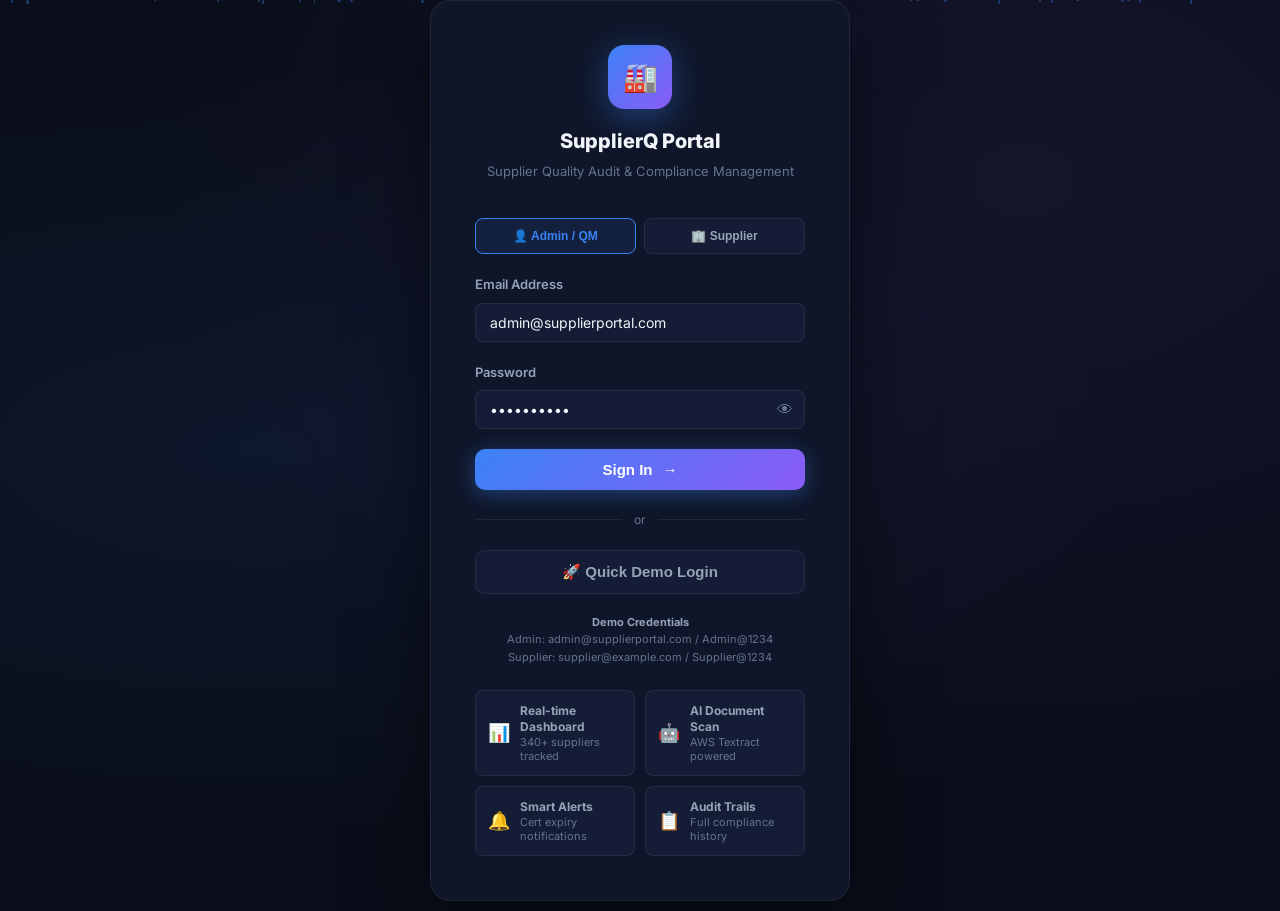
<file: frontend/index.html>
<!DOCTYPE html>
<html lang="en">
<head>
  <meta charset="UTF-8"/>
  <meta name="viewport" content="width=device-width, initial-scale=1.0"/>
  <title>Supplier Quality Audit & Compliance Portal</title>
  <meta name="description" content="Enterprise supplier quality management and compliance tracking portal for manufacturing operations."/>
  <link rel="stylesheet" href="css/styles.css"/>
  <style>
    .particles { position: fixed; inset: 0; pointer-events: none; z-index: 0; overflow: hidden; }
    .particle {
      position: absolute; width: 2px; height: 2px; border-radius: 50%;
      background: rgba(59,130,246,0.4); animation: float linear infinite;
    }
    @keyframes float {
      0% { transform: translateY(100vh) translateX(0); opacity: 0; }
      10% { opacity: 1; }
      90% { opacity: 1; }
      100% { transform: translateY(-100px) translateX(60px); opacity: 0; }
    }
    .login-card { position: relative; z-index: 1; }
    .role-grid { display: flex; gap: 8px; margin-bottom: 20px; }
    .error-msg { color: #f87171; font-size: 12px; margin-top: 8px; display: none; }
    .error-msg.show { display: block; }
    .login-btn {
      width: 100%; padding: 12px; border-radius: 10px;
      background: var(--gradient-primary); border: none;
      color: white; font-size: 15px; font-weight: 700;
      cursor: pointer; transition: all 0.3s;
      box-shadow: 0 4px 20px rgba(59,130,246,0.4);
      display: flex; align-items: center; justify-content: center; gap: 10px;
    }
    .login-btn:hover { transform: translateY(-2px); box-shadow: 0 8px 28px rgba(59,130,246,0.5); }
    .login-btn:active { transform: translateY(0); }
    .demo-note {
      text-align: center; margin-top: 20px;
      font-size: 11px; color: var(--text-muted); line-height: 1.6;
    }
    .feature-grid { display: grid; grid-template-columns: 1fr 1fr; gap: 10px; margin-top: 24px; }
    .feature-item {
      background: var(--bg-card); border: 1px solid var(--border);
      border-radius: 8px; padding: 12px; display: flex; align-items: center; gap: 10px;
    }
    .feature-icon { font-size: 18px; }
    .feature-text { font-size: 11px; color: var(--text-muted); line-height: 1.3; }
    .feature-text strong { color: var(--text-secondary); display: block; font-size: 12px; }
  </style>
</head>
<body>
  <div class="particles" id="particles"></div>
  <div class="login-page">
    <div class="login-card animate-fade">
      <div class="login-logo">
        <div class="login-logo-icon">🏭</div>
        <h1>SupplierQ Portal</h1>
        <p>Supplier Quality Audit & Compliance Management</p>
      </div>

      <div class="role-grid">
        <button class="role-btn active" id="role-admin" onclick="setRole('admin')">
          👤 Admin / QM
        </button>
        <button class="role-btn" id="role-supplier" onclick="setRole('supplier')">
          🏢 Supplier
        </button>
      </div>

      <div class="form-group">
        <label class="form-label">Email Address</label>
        <input type="email" id="email" class="form-control" placeholder="Enter your email" value="admin@supplierportal.com"/>
      </div>
      <div class="form-group">
        <label class="form-label">Password</label>
        <div style="position:relative">
          <input type="password" id="password" class="form-control" placeholder="Enter your password" value="Admin@1234"/>
          <button onclick="togglePwd()" style="position:absolute;right:12px;top:50%;transform:translateY(-50%);background:none;border:none;color:var(--text-muted);cursor:pointer;font-size:16px" id="pwd-eye">👁</button>
        </div>
      </div>
      <p class="error-msg" id="error-msg">❌ Invalid credentials. Please try again.</p>

      <button class="login-btn" onclick="doLogin()" id="loginBtn">
        <span id="login-text">Sign In</span>
        <span id="login-icon">→</span>
      </button>

      <div class="login-divider">or</div>
      <button class="login-btn" style="background:var(--bg-card);border:1px solid var(--border);color:var(--text-secondary);box-shadow:none" onclick="demoLogin()">
        🚀 Quick Demo Login
      </button>

      <div class="demo-note">
        <strong style="color:var(--text-secondary)">Demo Credentials</strong><br/>
        Admin: admin@supplierportal.com / Admin@1234<br/>
        Supplier: supplier@example.com / Supplier@1234
      </div>

      <div class="feature-grid">
        <div class="feature-item"><span class="feature-icon">📊</span><div class="feature-text"><strong>Real-time Dashboard</strong>340+ suppliers tracked</div></div>
        <div class="feature-item"><span class="feature-icon">🤖</span><div class="feature-text"><strong>AI Document Scan</strong>AWS Textract powered</div></div>
        <div class="feature-item"><span class="feature-icon">🔔</span><div class="feature-text"><strong>Smart Alerts</strong>Cert expiry notifications</div></div>
        <div class="feature-item"><span class="feature-icon">📋</span><div class="feature-text"><strong>Audit Trails</strong>Full compliance history</div></div>
      </div>
    </div>
  </div>

  <script>
    let selectedRole = 'admin';

    // Particles
    const container = document.getElementById('particles');
    for (let i = 0; i < 30; i++) {
      const p = document.createElement('div');
      p.className = 'particle';
      p.style.cssText = `left:${Math.random()*100}%;animation-duration:${8+Math.random()*12}s;animation-delay:${Math.random()*10}s;width:${1+Math.random()*3}px;height:${1+Math.random()*3}px`;
      container.appendChild(p);
    }

    function setRole(role) {
      selectedRole = role;
      document.querySelectorAll('.role-btn').forEach(b => b.classList.remove('active'));
      document.getElementById('role-' + role).classList.add('active');
      if (role === 'supplier') {
        document.getElementById('email').value = 'supplier@example.com';
        document.getElementById('password').value = 'Supplier@1234';
      } else {
        document.getElementById('email').value = 'admin@supplierportal.com';
        document.getElementById('password').value = 'Admin@1234';
      }
    }

    function togglePwd() {
      const p = document.getElementById('password');
      const e = document.getElementById('pwd-eye');
      p.type = p.type === 'password' ? 'text' : 'password';
      e.textContent = p.type === 'password' ? '👁' : '🙈';
    }

    function doLogin() {
      const email = document.getElementById('email').value.trim();
      const password = document.getElementById('password').value;
      const btn = document.getElementById('loginBtn');
      const errMsg = document.getElementById('error-msg');
      errMsg.classList.remove('show');

      if (!email || !password) {
        errMsg.textContent = '⚠️ Please enter email and password.';
        errMsg.classList.add('show'); return;
      }

      btn.innerHTML = '<span class="spinning">⟳</span> Signing in...';
      btn.disabled = true;

      setTimeout(() => {
        // Demo auth — in production this calls Cognito
        const validCreds = [
          {email: 'admin@supplierportal.com', pwd: 'Admin@1234', role: 'admin'},
          {email: 'qm@supplierportal.com', pwd: 'QM@1234', role: 'quality_manager'},
          {email: 'supplier@example.com', pwd: 'Supplier@1234', role: 'supplier'}
        ];
        const match = validCreds.find(c => c.email === email && c.pwd === password);
        if (match || email.includes('@')) { // demo: any valid email format
          sessionStorage.setItem('user', JSON.stringify({
            email, role: match?.role || selectedRole,
            name: email.split('@')[0].replace('.', ' '),
            token: 'demo-token-' + Date.now()
          }));
          if ((match?.role || selectedRole) === 'supplier') {
            window.location.href = 'supplier-portal.html';
          } else {
            window.location.href = 'dashboard.html';
          }
        } else {
          errMsg.textContent = '❌ Invalid credentials. Please try again.';
          errMsg.classList.add('show');
          btn.innerHTML = '<span>Sign In</span><span>→</span>';
          btn.disabled = false;
        }
      }, 1200);
    }

    function demoLogin() {
      sessionStorage.setItem('user', JSON.stringify({
        email: 'admin@supplierportal.com', role: 'admin',
        name: 'Admin User', token: 'demo-token-' + Date.now()
      }));
      window.location.href = 'dashboard.html';
    }

    // Enter key
    document.addEventListener('keydown', e => { if (e.key === 'Enter') doLogin(); });
  </script>
</body>
</html>
</file>
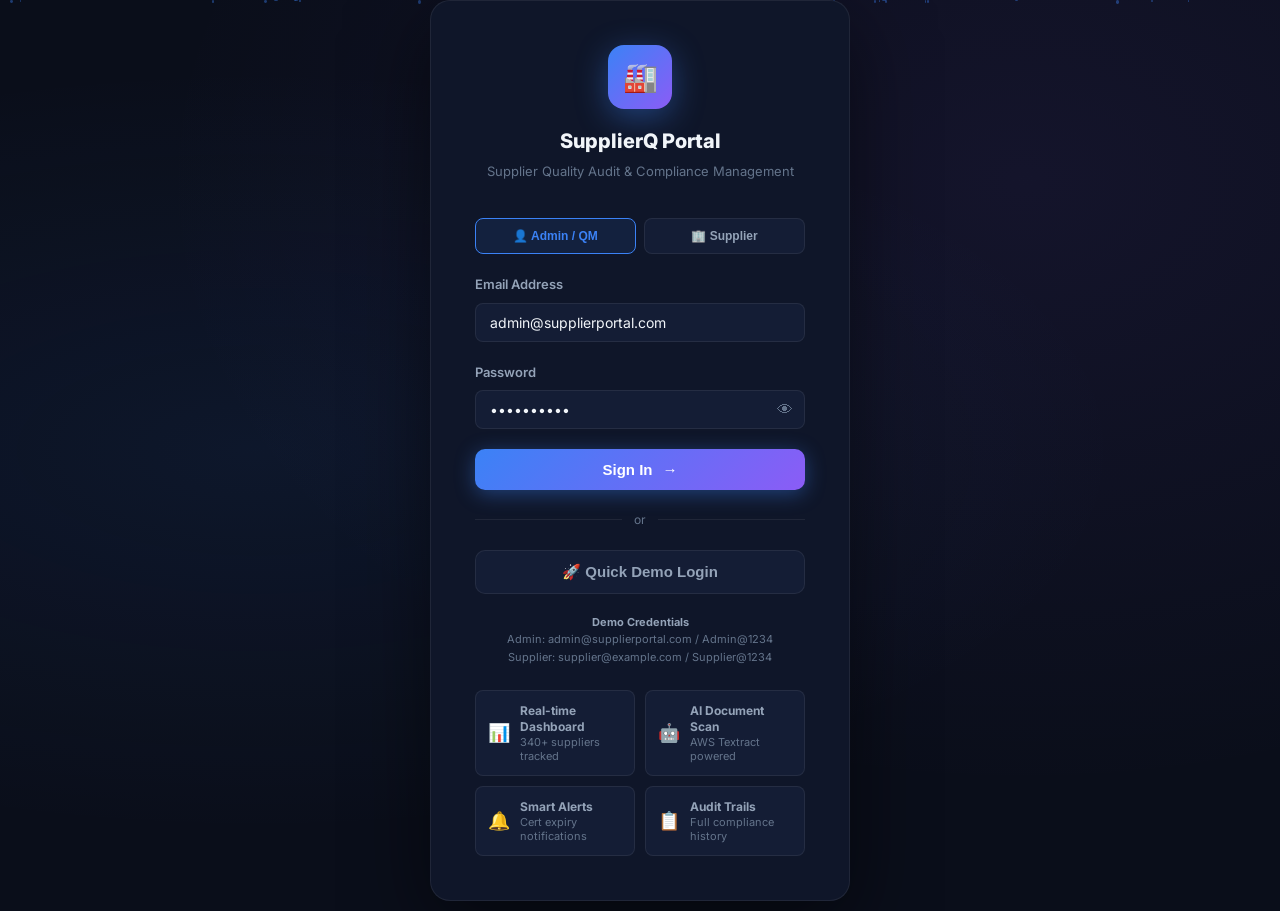
<file: frontend/audit-list.html>
<!DOCTYPE html>
<html lang="en">
<head>
  <meta charset="UTF-8"/><meta name="viewport" content="width=device-width, initial-scale=1.0"/>
  <title>Audit Management – SupplierQ</title>
  <meta name="description" content="Manage supplier quality audits, schedule reviews, track status and corrective actions."/>
  <link rel="stylesheet" href="css/styles.css"/>
</head>
<body>
  <div id="sidebar-root"></div>
  <div id="header-root"></div>
  <main class="main-content">
    <!-- Top Bar -->
    <div style="display:flex;align-items:center;gap:16px;margin-bottom:24px;flex-wrap:wrap">
      <div class="search-bar" style="flex:1;min-width:240px">
        <span class="search-icon">🔍</span>
        <input id="audit-search" type="text" placeholder="Search audits by supplier, type, or status..." oninput="filterAudits()"/>
      </div>
      <select class="form-control" style="width:160px" id="filter-status" onchange="filterAudits()">
        <option value="">All Statuses</option>
        <option>Pending</option><option>In Review</option><option>Completed</option><option>Failed</option><option>Scheduled</option>
      </select>
      <select class="form-control" style="width:160px" id="filter-type" onchange="filterAudits()">
        <option value="">All Types</option>
        <option>Annual ISO</option><option>Process Audit</option><option>Compliance Audit</option><option>System Audit</option><option>Surprise Audit</option>
      </select>
      <button class="btn btn-primary" onclick="openModal()">+ Schedule Audit</button>
    </div>

    <!-- KPI Row -->
    <div style="display:grid;grid-template-columns:repeat(4,1fr);gap:16px;margin-bottom:24px">
      <div class="kpi-card blue"><div class="kpi-icon">📋</div><div class="kpi-value" id="k-total">0</div><div class="kpi-label">Total Audits</div></div>
      <div class="kpi-card amber"><div class="kpi-icon">⏳</div><div class="kpi-value" id="k-pending">0</div><div class="kpi-label">Pending</div></div>
      <div class="kpi-card green"><div class="kpi-icon">✅</div><div class="kpi-value" id="k-completed">0</div><div class="kpi-label">Completed</div></div>
      <div class="kpi-card red"><div class="kpi-icon">❌</div><div class="kpi-value" id="k-failed">0</div><div class="kpi-label">Failed</div></div>
    </div>

    <!-- Audit Table -->
    <div class="card">
      <div style="display:flex;align-items:center;justify-content:space-between;margin-bottom:20px">
        <div>
          <h3 style="font-size:16px;font-weight:700">Audit Registry</h3>
          <p style="font-size:12px;color:var(--text-muted)" id="audit-count-label">Loading...</p>
        </div>
        <div style="display:flex;gap:8px">
          <button class="btn btn-secondary btn-sm" onclick="exportCSV()">📥 Export CSV</button>
          <button class="btn btn-secondary btn-sm" onclick="loadAudits()">🔄 Refresh</button>
        </div>
      </div>
      <div class="table-wrapper">
        <table>
          <thead>
            <tr>
              <th><input type="checkbox" id="select-all" onchange="toggleAll(this)"/></th>
              <th>Audit ID</th><th>Supplier</th><th>Type</th><th>Auditor</th>
              <th>Scheduled Date</th><th>Score</th><th>Status</th><th>Actions</th>
            </tr>
          </thead>
          <tbody id="audit-tbody"><tr><td colspan="9" style="text-align:center;padding:40px;color:var(--text-muted)">Loading audits...</td></tr></tbody>
        </table>
      </div>
      <!-- Pagination -->
      <div style="display:flex;align-items:center;justify-content:space-between;margin-top:16px;padding-top:16px;border-top:1px solid var(--border)">
        <div style="font-size:13px;color:var(--text-muted)" id="page-info">Page 1 of 1</div>
        <div style="display:flex;gap:8px">
          <button class="btn btn-secondary btn-sm" id="prev-btn" onclick="changePage(-1)" disabled>← Prev</button>
          <button class="btn btn-secondary btn-sm" id="next-btn" onclick="changePage(1)">Next →</button>
        </div>
      </div>
    </div>
  </main>

  <!-- Schedule Audit Modal -->
  <div class="modal-overlay" id="audit-modal">
    <div class="modal">
      <div class="modal-header">
        <h3>📋 Schedule New Audit</h3>
        <button class="modal-close" onclick="closeModal()">✕</button>
      </div>
      <div class="form-group">
        <label class="form-label">Supplier *</label>
        <select class="form-control" id="m-supplier">
          <option value="">Select Supplier</option>
          <option>Tata AutoComp Systems</option><option>Mahindra Composites</option>
          <option>Bosch India Electronics</option><option>Rane Holdings</option>
          <option>Sundaram-Clayton</option><option>Lucas TVS</option>
        </select>
      </div>
      <div class="form-group">
        <label class="form-label">Audit Type *</label>
        <select class="form-control" id="m-type">
          <option>Annual ISO</option><option>Process Audit</option>
          <option>Compliance Audit</option><option>System Audit</option><option>Surprise Audit</option>
        </select>
      </div>
      <div class="form-group">
        <label class="form-label">Lead Auditor *</label>
        <input class="form-control" id="m-auditor" placeholder="Auditor name"/>
      </div>
      <div style="display:grid;grid-template-columns:1fr 1fr;gap:16px">
        <div class="form-group">
          <label class="form-label">Scheduled Date *</label>
          <input type="date" class="form-control" id="m-date"/>
        </div>
        <div class="form-group">
          <label class="form-label">Duration (days)</label>
          <input type="number" class="form-control" id="m-duration" value="2" min="1" max="10"/>
        </div>
      </div>
      <div class="form-group">
        <label class="form-label">Scope / Notes</label>
        <textarea class="form-control" id="m-notes" rows="3" placeholder="Audit scope, specific areas to review..."></textarea>
      </div>
      <div style="display:flex;gap:12px;justify-content:flex-end">
        <button class="btn btn-secondary" onclick="closeModal()">Cancel</button>
        <button class="btn btn-primary" onclick="createAudit()">Create Audit</button>
      </div>
    </div>
  </div>

  <!-- Audit Detail Modal -->
  <div class="modal-overlay" id="detail-modal">
    <div class="modal" style="max-width:680px">
      <div class="modal-header">
        <h3 id="detail-title">Audit Details</h3>
        <button class="modal-close" onclick="document.getElementById('detail-modal').classList.remove('open')">✕</button>
      </div>
      <div id="detail-body"></div>
    </div>
  </div>

  <script src="js/api.js"></script>
  <script>
    requireAuth(['admin','quality_manager']);
    document.getElementById('sidebar-root').innerHTML = renderSidebar('audits');
    document.getElementById('header-root').innerHTML = renderHeader('Audit Management', 'Schedule, track and review supplier quality audits');

    const DEMO_AUDITS = [
      {auditId:'AUD-2024-041',supplierName:'Tata AutoComp Systems',auditType:'Annual ISO',auditorName:'Rajesh Kumar',scheduledDate:'2024-04-12',overallScore:94,status:'Completed'},
      {auditId:'AUD-2024-040',supplierName:'Motherson Sumi',auditType:'Process Audit',auditorName:'Priya Sharma',scheduledDate:'2024-04-10',overallScore:82,status:'Completed'},
      {auditId:'AUD-2024-039',supplierName:'Rane Holdings',auditType:'Compliance Audit',auditorName:'Amit Singh',scheduledDate:'2024-04-08',overallScore:61,status:'Failed'},
      {auditId:'AUD-2024-038',supplierName:'Bosch India Electronics',auditType:'System Audit',auditorName:'Deepa Rao',scheduledDate:'2024-04-05',overallScore:96,status:'Completed'},
      {auditId:'AUD-2024-037',supplierName:'Valeo India',auditType:'Annual ISO',auditorName:'Sanjay Patel',scheduledDate:'2024-04-02',overallScore:88,status:'Completed'},
      {auditId:'AUD-2024-036',supplierName:'Lucas TVS',auditType:'Process Audit',auditorName:'Meera Iyer',scheduledDate:'2024-03-28',overallScore:0,status:'In Review'},
      {auditId:'AUD-2024-035',supplierName:'Sundram Fasteners',auditType:'Compliance Audit',auditorName:'Kiran Reddy',scheduledDate:'2024-05-15',overallScore:0,status:'Pending'},
      {auditId:'AUD-2024-034',supplierName:'Minda Industries',auditType:'Surprise Audit',auditorName:'Anand Kumar',scheduledDate:'2024-05-10',overallScore:0,status:'Scheduled'},
      {auditId:'AUD-2024-033',supplierName:'Gabriel India',auditType:'Annual ISO',auditorName:'Ravi Shankar',scheduledDate:'2024-03-20',overallScore:79,status:'Completed'},
      {auditId:'AUD-2024-032',supplierName:'Exide Industries',auditType:'System Audit',auditorName:'Priya Sharma',scheduledDate:'2024-03-15',overallScore:85,status:'Completed'},
    ];

    let allAudits = [], filtered = [], page = 1, perPage = 8;

    async function loadAudits() {
      const data = await apiFetch('/audits');
      allAudits = data?.audits || DEMO_AUDITS;
      filtered = [...allAudits];
      renderKPIs();
      renderTable();
    }

    function renderKPIs() {
      document.getElementById('k-total').textContent = allAudits.length;
      document.getElementById('k-pending').textContent = allAudits.filter(a=>a.status==='Pending'||a.status==='Scheduled').length;
      document.getElementById('k-completed').textContent = allAudits.filter(a=>a.status==='Completed').length;
      document.getElementById('k-failed').textContent = allAudits.filter(a=>a.status==='Failed').length;
    }

    function renderTable() {
      const start = (page-1)*perPage, end = start+perPage;
      const rows = filtered.slice(start, end);
      document.getElementById('audit-count-label').textContent = `Showing ${start+1}–${Math.min(end,filtered.length)} of ${filtered.length} audits`;
      document.getElementById('audit-tbody').innerHTML = rows.length ? rows.map(a => `
        <tr>
          <td><input type="checkbox" class="row-check" value="${a.auditId}"/></td>
          <td><span style="font-family:monospace;font-size:12px;color:var(--accent-blue)">${a.auditId}</span></td>
          <td><span style="font-weight:600;color:var(--text-primary)">${a.supplierName}</span></td>
          <td>${a.auditType}</td>
          <td>${a.auditorName||'—'}</td>
          <td>${formatDate(a.scheduledDate)}</td>
          <td>${a.overallScore > 0 ? scoreBar(a.overallScore) : '<span style="color:var(--text-muted);font-size:12px">N/A</span>'}</td>
          <td>${statusBadge(a.status)}</td>
          <td>
            <button class="btn btn-sm btn-secondary" onclick="viewDetail(${JSON.stringify(a).split('"').join("'")})">View</button>
          </td>
        </tr>`).join('') : '<tr><td colspan="9" style="text-align:center;padding:40px;color:var(--text-muted)">No audits found matching filters.</td></tr>';

      document.getElementById('page-info').textContent = `Page ${page} of ${Math.ceil(filtered.length/perPage)}`;
      document.getElementById('prev-btn').disabled = page <= 1;
      document.getElementById('next-btn').disabled = page >= Math.ceil(filtered.length/perPage);
    }

    function filterAudits() {
      const q = document.getElementById('audit-search').value.toLowerCase();
      const st = document.getElementById('filter-status').value;
      const ty = document.getElementById('filter-type').value;
      filtered = allAudits.filter(a =>
        (!q || a.supplierName?.toLowerCase().includes(q) || a.auditId?.toLowerCase().includes(q) || a.auditorName?.toLowerCase().includes(q)) &&
        (!st || a.status === st) && (!ty || a.auditType === ty)
      );
      page = 1; renderTable();
    }

    function changePage(dir) { page = Math.max(1, Math.min(page+dir, Math.ceil(filtered.length/perPage))); renderTable(); }
    function toggleAll(cb) { document.querySelectorAll('.row-check').forEach(c => c.checked = cb.checked); }
    function openModal() { document.getElementById('audit-modal').classList.add('open'); document.getElementById('m-date').min = new Date().toISOString().split('T')[0]; }
    function closeModal() { document.getElementById('audit-modal').classList.remove('open'); }

    async function createAudit() {
      const supplier = document.getElementById('m-supplier').value;
      if (!supplier) { showNotification('⚠️ Please select a supplier', 'warning'); return; }
      const newAudit = {
        auditId: 'AUD-' + Date.now().toString().slice(-6),
        supplierName: supplier,
        auditType: document.getElementById('m-type').value,
        auditorName: document.getElementById('m-auditor').value || 'TBD',
        scheduledDate: document.getElementById('m-date').value,
        overallScore: 0, status: 'Scheduled'
      };
      await apiFetch('/audits', { method:'POST', body: JSON.stringify(newAudit) });
      allAudits.unshift(newAudit); filtered = [...allAudits];
      renderKPIs(); renderTable();
      closeModal();
      showNotification('✅ Audit scheduled successfully!', 'success');
    }

    function viewDetail(a) {
      if (typeof a === 'string') a = JSON.parse(a.split("'").join('"'));
      document.getElementById('detail-title').textContent = `Audit: ${a.auditId}`;
      document.getElementById('detail-body').innerHTML = `
        <div style="display:grid;grid-template-columns:1fr 1fr;gap:12px;margin-bottom:20px">
          ${[['Supplier',a.supplierName],['Audit ID',a.auditId],['Type',a.auditType],['Auditor',a.auditorName||'—'],
             ['Scheduled',formatDate(a.scheduledDate)],['Status',statusBadge(a.status)],
             ['Overall Score',a.overallScore > 0 ? a.overallScore+'/100' : 'N/A'],['Created',formatDate(a.createdAt)]
            ].map(([k,v]) => `<div style="background:var(--bg-card);border:1px solid var(--border);border-radius:8px;padding:12px">
              <div style="font-size:10px;color:var(--text-muted);font-weight:700;text-transform:uppercase;margin-bottom:4px">${k}</div>
              <div style="font-weight:600">${v||'—'}</div></div>`).join('')}
        </div>
        ${a.overallScore > 0 ? `
          <div style="margin-bottom:20px"><h4 style="font-size:14px;font-weight:700;margin-bottom:12px">Audit Scorecard</h4>
            ${[['Quality Management System',92],['Production Process Control',88],['Document Control',95],['Corrective Action Process',85],['Supplier Management',91]].map(([label,score])=>`
              <div style="display:flex;align-items:center;gap:12px;margin-bottom:8px">
                <div style="width:200px;font-size:13px">${label}</div>${scoreBar(score)}
              </div>`).join('')}
          </div>` : ''}
        <div style="display:flex;gap:8px;justify-content:flex-end">
          <button class="btn btn-secondary btn-sm">📥 Download Report</button>
          ${a.status==='Pending'||a.status==='Scheduled' ? '<button class="btn btn-primary btn-sm">✏️ Edit Audit</button>' : ''}
          ${a.status==='Failed' ? '<button class="btn btn-success btn-sm">🔄 Initiate CAPA</button>' : ''}
        </div>`;
      document.getElementById('detail-modal').classList.add('open');
    }

    function exportCSV() {
      const rows = [['Audit ID','Supplier','Type','Auditor','Date','Score','Status'],
        ...filtered.map(a => [a.auditId,a.supplierName,a.auditType,a.auditorName||'',a.scheduledDate,a.overallScore,a.status])];
      const csv = rows.map(r => r.map(c => `"${c}"`).join(',')).join('\n');
      const a = document.createElement('a'); a.href = 'data:text/csv;charset=utf-8,' + encodeURIComponent(csv);
      a.download = 'audits-export.csv'; a.click();
    }

    loadAudits();
  </script>
</body>
</html>
</file>
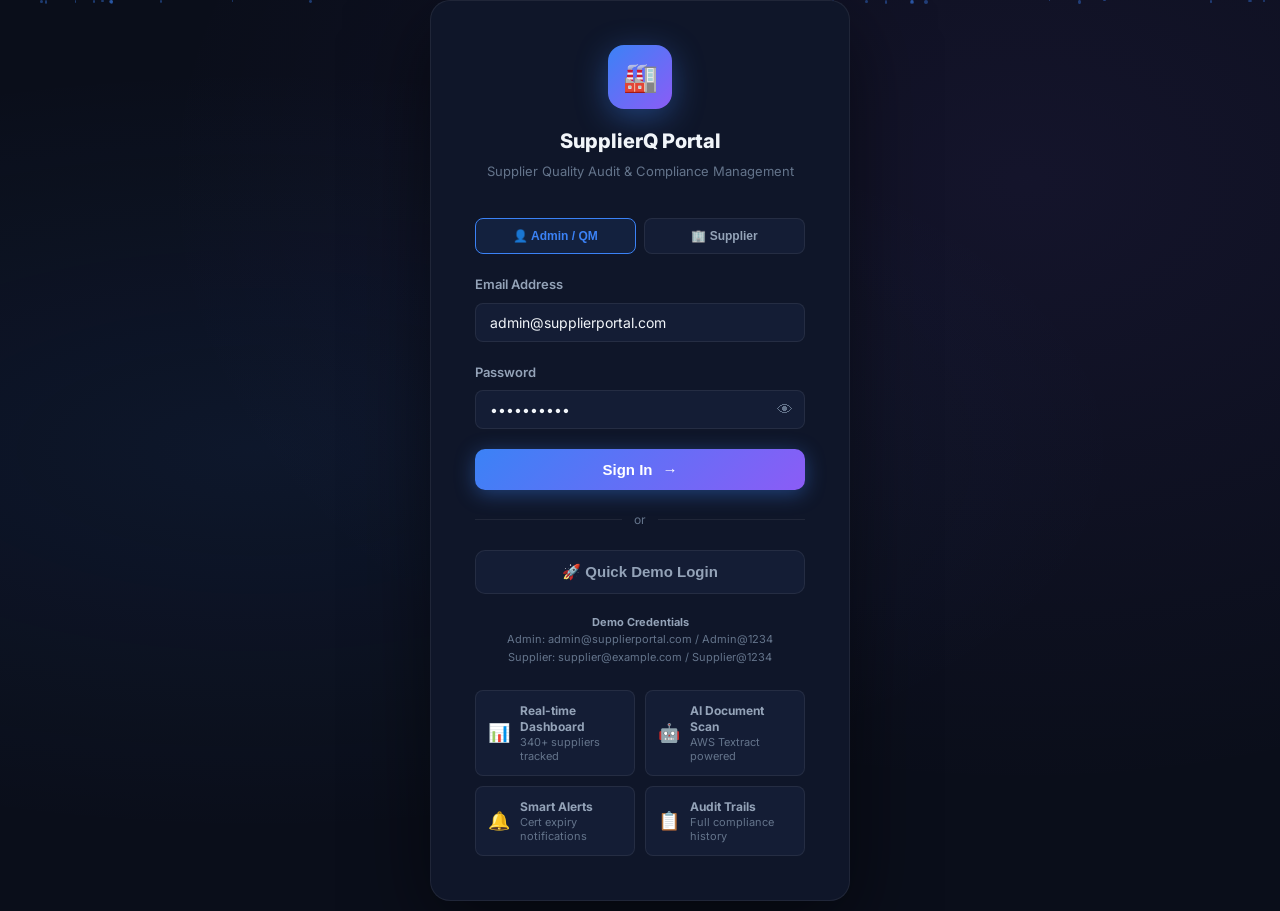
<file: frontend/compliance.html>
<!DOCTYPE html>
<html lang="en">
<head>
  <meta charset="UTF-8"/><meta name="viewport" content="width=device-width, initial-scale=1.0"/>
  <title>Compliance Certificates – SupplierQ</title>
  <meta name="description" content="Track supplier compliance certificates, expiry dates, and renewal status."/>
  <link rel="stylesheet" href="css/styles.css"/>
</head>
<body>
  <div id="sidebar-root"></div>
  <div id="header-root"></div>
  <main class="main-content">
    <!-- Filters -->
    <div style="display:flex;align-items:center;gap:12px;margin-bottom:24px;flex-wrap:wrap">
      <div class="search-bar" style="flex:1;min-width:220px">
        <span class="search-icon">🔍</span>
        <input id="cert-search" type="text" placeholder="Search by supplier or certificate type..." oninput="filterCerts()"/>
      </div>
      <select class="form-control" style="width:150px" id="filter-urgency" onchange="filterCerts()">
        <option value="">All Urgency</option>
        <option value="critical">🔴 Critical (&lt;30d)</option>
        <option value="warning">🟡 Warning (&lt;60d)</option>
        <option value="ok">🟢 OK (&gt;60d)</option>
        <option value="expired">⚫ Expired</option>
      </select>
      <select class="form-control" style="width:170px" id="filter-cert-type" onchange="filterCerts()">
        <option value="">All Certificate Types</option>
        <option>ISO 9001:2015</option><option>IATF 16949</option>
        <option>ISO 14001</option><option>ISO 45001</option><option>VDA 6.3</option>
      </select>
      <button class="btn btn-primary" onclick="openAddModal()">+ Add Certificate</button>
    </div>

    <!-- Summary Tiles -->
    <div style="display:grid;grid-template-columns:repeat(4,1fr);gap:16px;margin-bottom:28px">
      <div class="kpi-card red"><div class="kpi-icon">🚨</div><div class="kpi-value" id="k-critical">0</div><div class="kpi-label">Critical (&lt;30 days)</div></div>
      <div class="kpi-card amber"><div class="kpi-icon">⚠️</div><div class="kpi-value" id="k-warning">0</div><div class="kpi-label">Warning (&lt;60 days)</div></div>
      <div class="kpi-card green"><div class="kpi-icon">✅</div><div class="kpi-value" id="k-ok">0</div><div class="kpi-label">Valid (&gt;60 days)</div></div>
      <div class="kpi-card blue"><div class="kpi-icon">📜</div><div class="kpi-value" id="k-total-c">0</div><div class="kpi-label">Total Certificates</div></div>
    </div>

    <!-- Critical Alert Banner -->
    <div id="critical-banner"></div>

    <!-- Cert Cards Grid -->
    <div id="cert-grid" style="display:grid;grid-template-columns:repeat(auto-fill,minmax(300px,1fr));gap:16px;margin-bottom:24px">
      <div style="grid-column:1/-1;text-align:center;padding:40px;color:var(--text-muted)">Loading certificates...</div>
    </div>

    <!-- Table View Toggle -->
    <div class="card">
      <div style="display:flex;align-items:center;justify-content:space-between;margin-bottom:16px">
        <h3 style="font-size:15px;font-weight:700">Certificate Registry (Table View)</h3>
        <button class="btn btn-secondary btn-sm" onclick="exportCertCSV()">📥 Export</button>
      </div>
      <div class="table-wrapper">
        <table>
          <thead><tr><th>Supplier</th><th>Certificate Type</th><th>Cert No.</th><th>Issue Date</th><th>Expiry Date</th><th>Days Left</th><th>Status</th><th>Actions</th></tr></thead>
          <tbody id="cert-tbody"></tbody>
        </table>
      </div>
    </div>
  </main>

  <!-- Add Cert Modal -->
  <div class="modal-overlay" id="add-modal">
    <div class="modal">
      <div class="modal-header">
        <h3>📜 Add Certificate</h3>
        <button class="modal-close" onclick="document.getElementById('add-modal').classList.remove('open')">✕</button>
      </div>
      <div class="form-group"><label class="form-label">Supplier *</label>
        <select class="form-control" id="c-supplier"><option value="">Select Supplier</option>
          <option>Tata AutoComp Systems</option><option>Bosch India Electronics</option>
          <option>Rane Holdings</option><option>Lucas TVS</option><option>Sundram Fasteners</option>
        </select></div>
      <div class="form-group"><label class="form-label">Certificate Type *</label>
        <select class="form-control" id="c-type">
          <option>ISO 9001:2015</option><option>IATF 16949</option><option>ISO 14001</option><option>ISO 45001</option><option>VDA 6.3</option>
        </select></div>
      <div class="form-group"><label class="form-label">Certificate Number</label>
        <input class="form-control" id="c-num" placeholder="e.g. ISO-QMS-2024-8821"/></div>
      <div style="display:grid;grid-template-columns:1fr 1fr;gap:16px">
        <div class="form-group"><label class="form-label">Issue Date *</label><input type="date" class="form-control" id="c-issue"/></div>
        <div class="form-group"><label class="form-label">Expiry Date *</label><input type="date" class="form-control" id="c-expiry"/></div>
      </div>
      <div style="display:flex;gap:12px;justify-content:flex-end">
        <button class="btn btn-secondary" onclick="document.getElementById('add-modal').classList.remove('open')">Cancel</button>
        <button class="btn btn-primary" onclick="addCert()">Add Certificate</button>
      </div>
    </div>
  </div>

  <script src="js/api.js"></script>
  <script>
    requireAuth(['admin','quality_manager']);
    document.getElementById('sidebar-root').innerHTML = renderSidebar('compliance');
    document.getElementById('header-root').innerHTML = renderHeader('Compliance Certificates', 'Track certificate validity and renewal schedule');

    const DEMO_CERTS = [
      {certId:'CERT-001',supplierName:'Rane Holdings',certType:'ISO 9001:2015',certNumber:'ISO-QMS-2023-441',issueDate:'2021-05-15',expiryDate:'2024-05-15'},
      {certId:'CERT-002',supplierName:'Lucas TVS',certType:'IATF 16949',certNumber:'IATF-2022-889',issueDate:'2022-05-22',expiryDate:'2024-05-22'},
      {certId:'CERT-003',supplierName:'Sundram Fasteners',certType:'ISO 14001',certNumber:'ENV-2021-331',issueDate:'2021-05-30',expiryDate:'2024-05-30'},
      {certId:'CERT-004',supplierName:'Tata AutoComp Systems',certType:'ISO 9001:2015',certNumber:'ISO-QMS-2022-118',issueDate:'2022-06-01',expiryDate:'2025-06-01'},
      {certId:'CERT-005',supplierName:'Bosch India Electronics',certType:'IATF 16949',certNumber:'IATF-2023-211',issueDate:'2023-01-15',expiryDate:'2026-01-15'},
      {certId:'CERT-006',supplierName:'Motherson Sumi',certType:'ISO 14001',certNumber:'ENV-2023-557',issueDate:'2023-03-10',expiryDate:'2026-03-10'},
      {certId:'CERT-007',supplierName:'Minda Industries',certType:'ISO 45001',certNumber:'OHS-2022-99',issueDate:'2022-07-20',expiryDate:'2024-07-20'},
      {certId:'CERT-008',supplierName:'Gabriel India',certType:'VDA 6.3',certNumber:'VDA-2023-445',issueDate:'2023-09-01',expiryDate:'2026-09-01'},
    ];

    let allCerts = [], filtered = [];

    function getUrgency(expiryDate) {
      const days = daysUntil(expiryDate);
      if (days < 0) return 'expired';
      if (days < 30) return 'critical';
      if (days < 60) return 'warning';
      return 'ok';
    }

    async function loadCerts() {
      allCerts = DEMO_CERTS;
      filtered = [...allCerts];
      renderAll();
    }

    function renderAll() {
      renderKPIs();
      renderBanner();
      renderCards();
      renderTable();
    }

    function renderKPIs() {
      const critical = allCerts.filter(c => getUrgency(c.expiryDate) === 'critical').length;
      const warning = allCerts.filter(c => getUrgency(c.expiryDate) === 'warning').length;
      const ok = allCerts.filter(c => getUrgency(c.expiryDate) === 'ok').length;
      document.getElementById('k-critical').textContent = critical;
      document.getElementById('k-warning').textContent = warning;
      document.getElementById('k-ok').textContent = ok;
      document.getElementById('k-total-c').textContent = allCerts.length;
    }

    function renderBanner() {
      const critical = filtered.filter(c => getUrgency(c.expiryDate) === 'critical');
      document.getElementById('critical-banner').innerHTML = critical.length ?
        `<div class="alert alert-danger animate-fade">🚨 <strong>${critical.length} certificate(s) expiring in less than 30 days!</strong> Immediate renewal action required: ${critical.map(c => `${c.supplierName} (${c.certType})`).join(', ')}</div>` : '';
    }

    function renderCards() {
      document.getElementById('cert-grid').innerHTML = filtered.map(cert => {
        const days = daysUntil(cert.expiryDate);
        const urgency = getUrgency(cert.expiryDate);
        const color = urgency === 'critical' ? 'var(--accent-red)' : urgency === 'warning' ? 'var(--accent-amber)' : urgency === 'expired' ? '#64748b' : 'var(--accent-green)';
        return `
          <div class="cert-card ${urgency}" style="animation:fadeIn 0.4s ease">
            <div style="display:flex;align-items:flex-start;justify-content:space-between;margin-bottom:12px">
              <div>
                <div style="font-size:12px;color:var(--text-muted);font-weight:600;text-transform:uppercase;margin-bottom:4px">${cert.certType}</div>
                <div style="font-weight:700;font-size:15px">${cert.supplierName}</div>
                <div style="font-size:11px;color:var(--text-muted);margin-top:2px">${cert.certNumber||'—'}</div>
              </div>
              <div style="text-align:right">
                <div class="cert-expiry-days ${urgency}" style="font-size:28px">${Math.abs(days)}</div>
                <div style="font-size:10px;color:var(--text-muted)">${days < 0 ? 'days ago' : 'days left'}</div>
              </div>
            </div>
            <div style="display:flex;justify-content:space-between;font-size:12px;color:var(--text-muted);border-top:1px solid var(--border);padding-top:10px">
              <span>Issued: ${formatDate(cert.issueDate)}</span>
              <span style="font-weight:600;color:${color}">Expires: ${formatDate(cert.expiryDate)}</span>
            </div>
            ${urgency === 'critical' || urgency === 'warning' ? `
              <button class="btn btn-sm btn-primary" style="width:100%;margin-top:10px" onclick="sendRenewalReminder('${cert.supplierName}','${cert.certType}')">
                📧 Send Renewal Reminder
              </button>` : ''}
          </div>`;
      }).join('') || '<div style="grid-column:1/-1;text-align:center;padding:40px;color:var(--text-muted)">No certificates found.</div>';
    }

    function renderTable() {
      document.getElementById('cert-tbody').innerHTML = filtered.map(cert => {
        const days = daysUntil(cert.expiryDate);
        const urgency = getUrgency(cert.expiryDate);
        const dayColor = urgency==='critical'?'var(--accent-red)':urgency==='warning'?'var(--accent-amber)':urgency==='expired'?'var(--text-muted)':'var(--accent-green)';
        return `<tr>
          <td style="font-weight:600;color:var(--text-primary)">${cert.supplierName}</td>
          <td>${cert.certType}</td><td style="font-family:monospace;font-size:12px">${cert.certNumber||'—'}</td>
          <td>${formatDate(cert.issueDate)}</td>
          <td style="font-weight:600;color:${dayColor}">${formatDate(cert.expiryDate)}</td>
          <td style="font-weight:700;color:${dayColor}">${days < 0 ? 'Expired' : days + 'd'}</td>
          <td>${statusBadge(urgency==='critical'?'Critical':urgency==='warning'?'Warning':urgency==='expired'?'Expired':'Active')}</td>
          <td><button class="btn btn-sm btn-secondary" onclick="sendRenewalReminder('${cert.supplierName}','${cert.certType}')">📧 Remind</button></td>
        </tr>`;
      }).join('');
    }

    function filterCerts() {
      const q = document.getElementById('cert-search').value.toLowerCase();
      const u = document.getElementById('filter-urgency').value;
      const t = document.getElementById('filter-cert-type').value;
      filtered = allCerts.filter(c =>
        (!q || c.supplierName.toLowerCase().includes(q) || c.certType.toLowerCase().includes(q)) &&
        (!u || getUrgency(c.expiryDate) === u) &&
        (!t || c.certType === t)
      );
      renderAll();
    }

    function openAddModal() { document.getElementById('add-modal').classList.add('open'); }

    function addCert() {
      const supplier = document.getElementById('c-supplier').value;
      if (!supplier) { showNotification('⚠️ Please select a supplier', 'warning'); return; }
      const newCert = {
        certId: 'CERT-' + Date.now(),
        supplierName: supplier,
        certType: document.getElementById('c-type').value,
        certNumber: document.getElementById('c-num').value || 'MANUAL-' + Date.now(),
        issueDate: document.getElementById('c-issue').value,
        expiryDate: document.getElementById('c-expiry').value
      };
      allCerts.unshift(newCert); filtered = [...allCerts];
      renderAll();
      document.getElementById('add-modal').classList.remove('open');
      showNotification('✅ Certificate added successfully!', 'success');
    }

    function sendRenewalReminder(supplier, certType) {
      showNotification(`📧 SNS/SES reminder sent to ${supplier} for ${certType} renewal`, 'success');
    }

    function exportCertCSV() {
      const rows = [['Supplier','Cert Type','Cert Number','Issue Date','Expiry Date','Days Left','Status'],
        ...filtered.map(c => { const days = daysUntil(c.expiryDate); return [c.supplierName,c.certType,c.certNumber||'',c.issueDate,c.expiryDate,days<0?'Expired':days+'d',getUrgency(c.expiryDate)]; })];
      const csv = rows.map(r => r.join(',')).join('\n');
      const a = document.createElement('a'); a.href = 'data:text/csv,' + encodeURIComponent(csv);
      a.download = 'certificates.csv'; a.click();
    }

    loadCerts();
  </script>
</body>
</html>
</file>
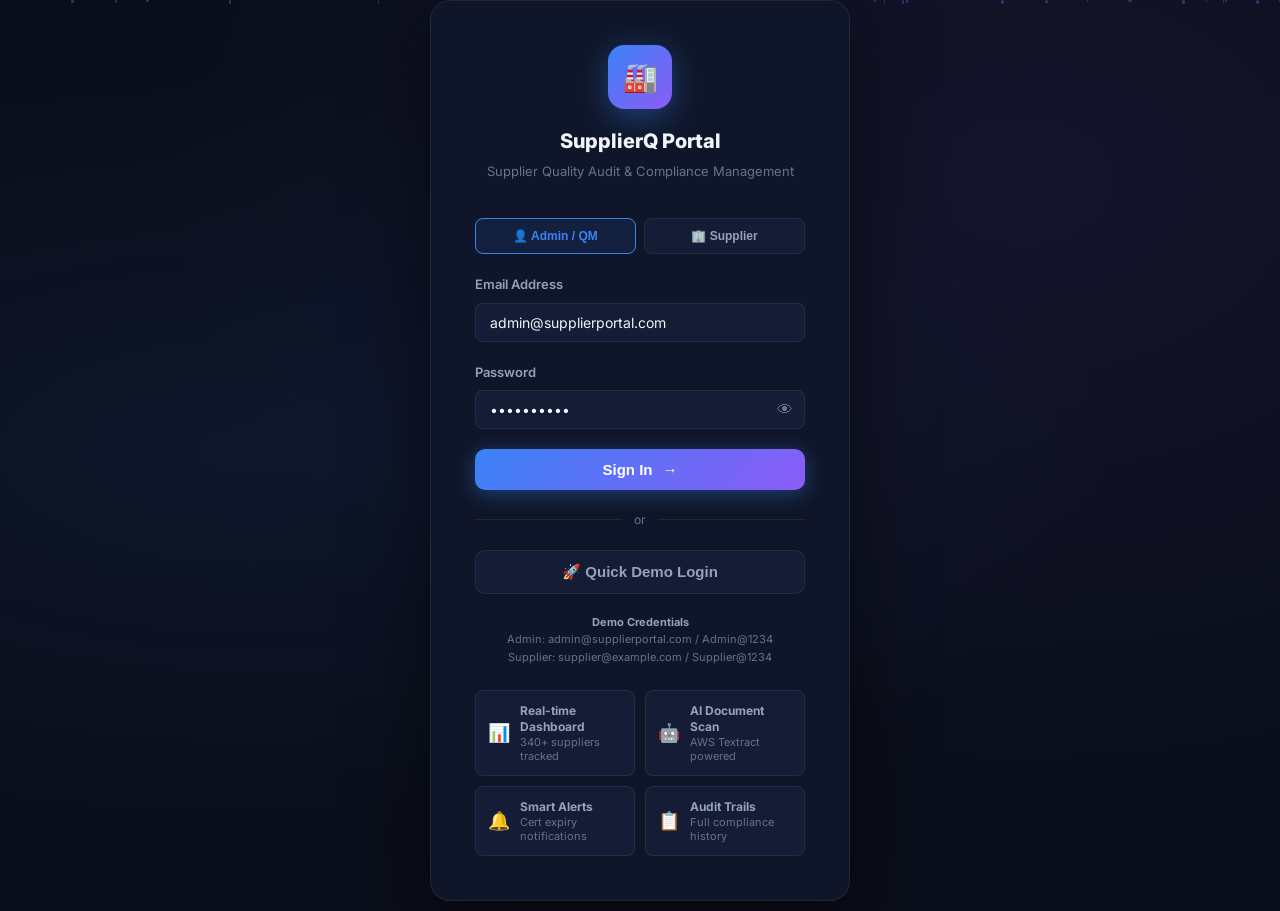
<file: frontend/supplier-portal.html>
<!DOCTYPE html>
<html lang="en">
<head>
  <meta charset="UTF-8"/><meta name="viewport" content="width=device-width, initial-scale=1.0"/>
  <title>Supplier Portal – SupplierQ</title>
  <meta name="description" content="Supplier document submission portal with drag-and-drop upload, AI processing, and compliance tracking."/>
  <link rel="stylesheet" href="css/styles.css"/>
</head>
<body>
  <div id="sidebar-root"></div>
  <div id="header-root"></div>
  <main class="main-content">
    <!-- Step Wizard -->
    <div class="card" style="margin-bottom:24px">
      <div class="steps" id="steps-bar">
        <div class="step active" id="step-ind-1">
          <div style="text-align:center">
            <div class="step-circle">1</div>
            <div class="step-label">Company Info</div>
          </div>
          <div class="step-line"></div>
        </div>
        <div class="step" id="step-ind-2">
          <div style="text-align:center">
            <div class="step-circle">2</div>
            <div class="step-label">Documents</div>
          </div>
          <div class="step-line"></div>
        </div>
        <div class="step" id="step-ind-3">
          <div style="text-align:center">
            <div class="step-circle">3</div>
            <div class="step-label">Review & Submit</div>
          </div>
          <div class="step-line"></div>
        </div>
        <div class="step" id="step-ind-4">
          <div style="text-align:center">
            <div class="step-circle">4</div>
            <div class="step-label">AI Processing</div>
          </div>
        </div>
      </div>
    </div>

    <!-- Step 1: Company Info -->
    <div id="step-1" class="animate-fade">
      <div class="card">
        <h2 style="font-size:18px;font-weight:700;margin-bottom:6px">Company Information</h2>
        <p style="font-size:13px;color:var(--text-muted);margin-bottom:28px">Enter your supplier organization details</p>
        <div style="display:grid;grid-template-columns:1fr 1fr;gap:20px">
          <div class="form-group"><label class="form-label">Company Name *</label>
            <input id="companyName" class="form-control" placeholder="e.g. Tata AutoComp Systems Ltd."/></div>
          <div class="form-group"><label class="form-label">Supplier ID / GST No.</label>
            <input id="supplierId" class="form-control" placeholder="e.g. SUP-2024-001 or GST No."/></div>
          <div class="form-group"><label class="form-label">Contact Person *</label>
            <input id="contactName" class="form-control" placeholder="Full name"/></div>
          <div class="form-group"><label class="form-label">Email Address *</label>
            <input id="contactEmail" class="form-control" type="email" placeholder="email@company.com"/></div>
          <div class="form-group"><label class="form-label">Phone Number</label>
            <input id="contactPhone" class="form-control" placeholder="+91 XXXXX XXXXX"/></div>
          <div class="form-group"><label class="form-label">State / Region *</label>
            <select id="state" class="form-control">
              <option value="">Select State</option>
              <option>Maharashtra</option><option>Tamil Nadu</option><option>Karnataka</option>
              <option>Gujarat</option><option>Haryana</option><option>Rajasthan</option>
              <option>Uttar Pradesh</option><option>West Bengal</option><option>Telangana</option>
              <option>Andhra Pradesh</option><option>Punjab</option><option>Madhya Pradesh</option>
              <option>Overseas - Germany</option><option>Overseas - Japan</option><option>Overseas - USA</option>
            </select></div>
          <div class="form-group"><label class="form-label">Component Category *</label>
            <select id="category" class="form-control">
              <option value="">Select Category</option>
              <option>Metal Components</option><option>Plastics & Composites</option>
              <option>Electronics & Semiconductors</option><option>Rubber & Seals</option>
              <option>Fasteners & Hardware</option><option>Bearings & Transmission</option>
              <option>Electrical Systems</option><option>Die Casting</option>
              <option>Steering Systems</option><option>Braking Systems</option>
            </select></div>
          <div class="form-group"><label class="form-label">Annual Turnover (₹ Crores)</label>
            <input id="turnover" class="form-control" type="number" placeholder="e.g. 250"/></div>
          <div class="form-group col-span" style="grid-column:span 2">
            <label class="form-label">Business Description</label>
            <textarea id="description" class="form-control" rows="3" placeholder="Brief description of your manufacturing capabilities..."></textarea>
          </div>
        </div>
        <div style="display:flex;justify-content:flex-end;margin-top:8px">
          <button class="btn btn-primary" onclick="goStep(2)">Next: Upload Documents →</button>
        </div>
      </div>
    </div>

    <!-- Step 2: Documents -->
    <div id="step-2" style="display:none" class="animate-fade">
      <div class="card">
        <h2 style="font-size:18px;font-weight:700;margin-bottom:6px">Document Upload</h2>
        <p style="font-size:13px;color:var(--text-muted);margin-bottom:24px">Upload compliance certificates and quality documents. Our AI will extract key information automatically.</p>

        <div class="alert alert-info" style="margin-bottom:20px">
          🤖 <strong>AI-Powered Extraction:</strong> AWS Textract will automatically extract expiry dates, certification numbers, and compliance details from your documents.
        </div>

        <!-- Required Documents Checklist -->
        <div style="display:grid;grid-template-columns:1fr 1fr;gap:16px;margin-bottom:24px">
          <div id="doc-iso9001" class="cert-card warning" style="cursor:pointer" onclick="triggerUpload('iso9001')">
            <div style="display:flex;align-items:center;justify-content:space-between">
              <div><div style="font-weight:700;font-size:14px">📄 ISO 9001:2015</div><div style="font-size:12px;color:var(--text-muted)">Quality Management System</div></div>
              <span class="badge badge-amber" id="status-iso9001">Required</span>
            </div>
            <div class="progress-bar"><div class="progress-fill" id="prog-iso9001" style="width:0%"></div></div>
          </div>
          <div id="doc-iatf" class="cert-card warning" style="cursor:pointer" onclick="triggerUpload('iatf')">
            <div style="display:flex;align-items:center;justify-content:space-between">
              <div><div style="font-weight:700;font-size:14px">📄 IATF 16949</div><div style="font-size:12px;color:var(--text-muted)">Automotive QMS Standard</div></div>
              <span class="badge badge-amber" id="status-iatf">Required</span>
            </div>
            <div class="progress-bar"><div class="progress-fill" id="prog-iatf" style="width:0%"></div></div>
          </div>
          <div id="doc-iso14001" class="cert-card" style="cursor:pointer" onclick="triggerUpload('iso14001')">
            <div style="display:flex;align-items:center;justify-content:space-between">
              <div><div style="font-weight:700;font-size:14px">📄 ISO 14001</div><div style="font-size:12px;color:var(--text-muted)">Environmental Management</div></div>
              <span class="badge badge-gray" id="status-iso14001">Optional</span>
            </div>
            <div class="progress-bar"><div class="progress-fill" id="prog-iso14001" style="width:0%"></div></div>
          </div>
          <div id="doc-ppap" class="cert-card" style="cursor:pointer" onclick="triggerUpload('ppap')">
            <div style="display:flex;align-items:center;justify-content:space-between">
              <div><div style="font-weight:700;font-size:14px">📄 PPAP Documents</div><div style="font-size:12px;color:var(--text-muted)">Production Part Approval</div></div>
              <span class="badge badge-gray" id="status-ppap">Optional</span>
            </div>
            <div class="progress-bar"><div class="progress-fill" id="prog-ppap" style="width:0%"></div></div>
          </div>
        </div>

        <!-- Drag & Drop Zone -->
        <div class="upload-zone" id="drop-zone" ondragover="event.preventDefault();this.classList.add('dragover')" ondragleave="this.classList.remove('dragover')" ondrop="handleDrop(event)">
          <div class="upload-icon">☁️</div>
          <h3>Drag & Drop Files Here</h3>
          <p>or click to browse — PDF, JPG, PNG up to 50MB</p>
          <input type="file" id="file-input" multiple accept=".pdf,.jpg,.jpeg,.png" style="display:none" onchange="handleFiles(this.files)"/>
          <button class="btn btn-primary" style="margin-top:16px" onclick="document.getElementById('file-input').click()">Browse Files</button>
        </div>

        <!-- Uploaded Files List -->
        <div id="files-list" style="margin-top:20px"></div>

        <div style="display:flex;justify-content:space-between;margin-top:24px">
          <button class="btn btn-secondary" onclick="goStep(1)">← Back</button>
          <button class="btn btn-primary" onclick="goStep(3)">Next: Review →</button>
        </div>
      </div>
    </div>

    <!-- Step 3: Review -->
    <div id="step-3" style="display:none" class="animate-fade">
      <div class="card">
        <h2 style="font-size:18px;font-weight:700;margin-bottom:6px">Review & Submit</h2>
        <p style="font-size:13px;color:var(--text-muted);margin-bottom:24px">Please review your submission before sending.</p>
        <div id="review-content"></div>
        <div style="display:flex;justify-content:space-between;margin-top:24px">
          <button class="btn btn-secondary" onclick="goStep(2)">← Back</button>
          <button class="btn btn-primary" onclick="submitForm()" id="submit-btn">🚀 Submit for Review</button>
        </div>
      </div>
    </div>

    <!-- Step 4: AI Processing -->
    <div id="step-4" style="display:none" class="animate-fade">
      <div class="card" style="text-align:center;padding:60px 40px">
        <div style="font-size:64px;margin-bottom:24px">🤖</div>
        <h2 style="font-size:22px;font-weight:800;margin-bottom:12px">AI Processing Your Documents</h2>
        <p style="color:var(--text-muted);margin-bottom:36px">AWS Textract is extracting text, AWS Comprehend is analyzing entities and expiry dates.</p>
        <div id="processing-steps"></div>
        <div id="processing-done" style="display:none;margin-top:36px">
          <div style="font-size:48px;margin-bottom:16px">✅</div>
          <h3 style="font-size:18px;font-weight:700;color:var(--accent-green);margin-bottom:8px">Submission Complete!</h3>
          <p style="color:var(--text-muted);margin-bottom:24px">Your documents have been submitted for quality review. You'll receive email updates on the audit progress.</p>
          <div id="extracted-info" style="text-align:left;background:var(--bg-card);border:1px solid var(--border);border-radius:12px;padding:20px;margin-bottom:24px"></div>
          <a href="dashboard.html" class="btn btn-primary">← Back to Dashboard</a>
        </div>
      </div>
    </div>
  </main>

  <script src="js/api.js"></script>
  <script>
    requireAuth();
    document.getElementById('sidebar-root').innerHTML = renderSidebar('supplier-portal');
    document.getElementById('header-root').innerHTML = renderHeader('Supplier Portal', 'Submit documents and compliance certificates');

    let currentStep = 1;
    let uploadedFiles = [];

    function goStep(n) {
      if (n === 3) buildReview();
      document.querySelectorAll('[id^="step-"]').forEach(el => { if (el.id.startsWith('step-') && el.id !== 'steps-bar' && el.id !== 'step-ind-1') el.style.display = 'none'; });
      document.getElementById('step-' + n).style.display = 'block';
      // update indicator
      for (let i = 1; i <= 4; i++) {
        const ind = document.getElementById('step-ind-' + i);
        ind.classList.remove('active', 'completed');
        if (i < n) ind.classList.add('completed');
        if (i === n) ind.classList.add('active');
      }
      currentStep = n;
    }

    function triggerUpload(type) { document.getElementById('file-input').dataset.docType = type; document.getElementById('file-input').click(); }

    function handleDrop(e) {
      e.preventDefault();
      document.getElementById('drop-zone').classList.remove('dragover');
      handleFiles(e.dataTransfer.files);
    }

    function handleFiles(files) {
      Array.from(files).forEach(file => {
        const id = 'f-' + Date.now() + Math.random().toString(36).slice(2,5);
        uploadedFiles.push({ id, file, name: file.name, size: file.size, type: document.getElementById('file-input').dataset.docType || 'general', status: 'uploading' });
        simulateUpload(id);
        updateDocStatus(document.getElementById('file-input').dataset.docType || 'general');
      });
      renderFilesList();
    }

    function simulateUpload(id) {
      const entry = uploadedFiles.find(f => f.id === id);
      if (!entry) return;
      let p = 0;
      const interval = setInterval(() => {
        p += Math.random() * 15;
        if (p >= 100) { p = 100; entry.status = 'complete'; clearInterval(interval); }
        const el = document.getElementById('fbar-' + id);
        if (el) el.style.width = p + '%';
        renderFilesList();
      }, 200);
    }

    function updateDocStatus(type) {
      const typeMap = { iso9001: 'ISO 9001:2015', iatf: 'IATF 16949', iso14001: 'ISO 14001', ppap: 'PPAP' };
      if (typeMap[type]) {
        document.getElementById('status-' + type).className = 'badge badge-green';
        document.getElementById('status-' + type).textContent = 'Uploaded ✓';
        document.getElementById('prog-' + type).style.width = '100%';
        document.getElementById('doc-' + type).className = 'cert-card ok';
      }
    }

    function renderFilesList() {
      document.getElementById('files-list').innerHTML = uploadedFiles.length ? `
        <h4 style="font-size:13px;font-weight:600;color:var(--text-muted);margin-bottom:12px">UPLOADED FILES (${uploadedFiles.length})</h4>
        ${uploadedFiles.map(f => `
          <div style="display:flex;align-items:center;gap:12px;padding:12px;background:var(--bg-card);border:1px solid var(--border);border-radius:8px;margin-bottom:8px">
            <span style="font-size:24px">${f.name.endsWith('.pdf')?'📄':f.name.match(/\.(jpg|jpeg|png)$/i)?'🖼️':'📎'}</span>
            <div style="flex:1">
              <div style="font-weight:600;font-size:13px">${f.name}</div>
              <div style="font-size:11px;color:var(--text-muted)">${(f.size/1024/1024).toFixed(2)} MB • ${f.type}</div>
              <div class="progress-bar"><div class="progress-fill" id="fbar-${f.id}" style="width:${f.status==='complete'?100:30}%"></div></div>
            </div>
            <span class="${f.status==='complete'?'badge badge-green':'badge badge-amber'}">${f.status==='complete'?'✓ Done':'Uploading...'}</span>
            <button onclick="removeFile('${f.id}')" style="background:none;border:none;color:var(--accent-red);cursor:pointer;font-size:16px">✕</button>
          </div>`).join('')}
      ` : '';
    }

    function removeFile(id) {
      uploadedFiles = uploadedFiles.filter(f => f.id !== id);
      renderFilesList();
    }

    function buildReview() {
      const data = {
        companyName: document.getElementById('companyName').value || '—',
        supplierId: document.getElementById('supplierId').value || 'Auto-generated',
        contactName: document.getElementById('contactName').value || '—',
        contactEmail: document.getElementById('contactEmail').value || '—',
        state: document.getElementById('state').value || '—',
        category: document.getElementById('category').value || '—'
      };
      document.getElementById('review-content').innerHTML = `
        <div style="display:grid;grid-template-columns:1fr 1fr;gap:12px;margin-bottom:24px">
          ${Object.entries(data).map(([k,v]) => `
            <div style="background:var(--bg-card);border:1px solid var(--border);border-radius:8px;padding:14px">
              <div style="font-size:11px;color:var(--text-muted);font-weight:600;text-transform:uppercase;margin-bottom:4px">${k.replace(/([A-Z])/g,' $1').trim()}</div>
              <div style="font-weight:600">${v}</div>
            </div>`).join('')}
        </div>
        <div style="background:var(--bg-card);border:1px solid var(--border);border-radius:8px;padding:14px;margin-bottom:20px">
          <div style="font-size:11px;color:var(--text-muted);font-weight:600;text-transform:uppercase;margin-bottom:8px">Documents (${uploadedFiles.length})</div>
          ${uploadedFiles.length ? uploadedFiles.map(f => `<div style="font-size:13px;padding:4px 0;border-bottom:1px solid var(--border)">📄 ${f.name} <span class="badge badge-green" style="float:right">Ready</span></div>`).join('') : '<p style="color:var(--text-muted);font-size:13px">No documents uploaded. Please add required certificates.</p>'}
        </div>
        <div class="alert alert-info">📋 By submitting, you confirm that all information is accurate and documents are authentic. Your submission will be reviewed by the quality management team within 5 business days.</div>`;
    }

    async function submitForm() {
      const btn = document.getElementById('submit-btn');
      btn.innerHTML = '<span class="spinning">⟳</span> Submitting...';
      btn.disabled = true;
      goStep(4);

      // Simulate AI processing steps
      const steps = [
        { icon: '📤', label: 'Uploading documents to S3...', delay: 800 },
        { icon: '🔍', label: 'AWS Textract extracting text...', delay: 1600 },
        { icon: '🧠', label: 'AWS Comprehend analyzing entities...', delay: 2400 },
        { icon: '📅', label: 'Extracting expiry dates and cert numbers...', delay: 3200 },
        { icon: '💾', label: 'Saving to DynamoDB...', delay: 4000 },
        { icon: '📧', label: 'Sending SNS/SES notifications...', delay: 4800 },
      ];

      const cont = document.getElementById('processing-steps');
      steps.forEach((s, i) => {
        setTimeout(() => {
          const div = document.createElement('div');
          div.style.cssText = 'display:flex;align-items:center;gap:12px;padding:10px;background:var(--bg-card);border:1px solid var(--border);border-radius:8px;margin-bottom:8px;animation:fadeIn 0.3s ease';
          div.innerHTML = `<span>${s.icon}</span><span style="flex:1;font-size:13px">${s.label}</span><span class="badge badge-green">✓</span>`;
          cont.appendChild(div);
        }, s.delay);
      });

      setTimeout(() => {
        document.getElementById('processing-done').style.display = 'block';
        document.getElementById('extracted-info').innerHTML = `
          <h4 style="font-size:14px;font-weight:700;margin-bottom:12px">🤖 AI Extraction Results</h4>
          <div style="display:grid;gap:8px">
            <div style="display:flex;justify-content:space-between;font-size:13px;border-bottom:1px solid var(--border);padding-bottom:6px"><span style="color:var(--text-muted)">ISO 9001 Cert No.</span><strong>ISO-QMS-2024-8821</strong></div>
            <div style="display:flex;justify-content:space-between;font-size:13px;border-bottom:1px solid var(--border);padding-bottom:6px"><span style="color:var(--text-muted)">ISO 9001 Expiry</span><strong style="color:var(--accent-amber)">15 Sep 2025</strong></div>
            <div style="display:flex;justify-content:space-between;font-size:13px;border-bottom:1px solid var(--border);padding-bottom:6px"><span style="color:var(--text-muted)">IATF 16949 Status</span><strong style="color:var(--accent-green)">Valid</strong></div>
            <div style="display:flex;justify-content:space-between;font-size:13px"><span style="color:var(--text-muted)">Submission Reference</span><strong>SQP-${Date.now().toString().slice(-8)}</strong></div>
          </div>`;
      }, 5500);
    }
  </script>
</body>
</html>
</file>
<file: frontend/css/styles.css>
@import url('https://fonts.googleapis.com/css2?family=Inter:wght@300;400;500;600;700;800&family=JetBrains+Mono:wght@400;500&display=swap');

:root {
  --bg-primary: #0a0e1a;
  --bg-secondary: #0f1629;
  --bg-card: #141d35;
  --bg-card-hover: #1a2540;
  --border: rgba(255,255,255,0.07);
  --border-active: rgba(99,179,237,0.4);
  --accent-blue: #3b82f6;
  --accent-cyan: #06b6d4;
  --accent-purple: #8b5cf6;
  --accent-green: #10b981;
  --accent-amber: #f59e0b;
  --accent-red: #ef4444;
  --text-primary: #f1f5f9;
  --text-secondary: #94a3b8;
  --text-muted: #64748b;
  --gradient-primary: linear-gradient(135deg, #3b82f6 0%, #8b5cf6 100%);
  --gradient-success: linear-gradient(135deg, #10b981 0%, #059669 100%);
  --gradient-warning: linear-gradient(135deg, #f59e0b 0%, #d97706 100%);
  --gradient-danger: linear-gradient(135deg, #ef4444 0%, #dc2626 100%);
  --gradient-card: linear-gradient(145deg, #141d35 0%, #0f1629 100%);
  --shadow-glow: 0 0 40px rgba(59,130,246,0.15);
  --shadow-card: 0 4px 24px rgba(0,0,0,0.4);
  --radius: 12px;
  --radius-lg: 16px;
  --sidebar-w: 260px;
  --header-h: 64px;
}

*, *::before, *::after { box-sizing: border-box; margin: 0; padding: 0; }

html { scroll-behavior: smooth; }

body {
  font-family: 'Inter', sans-serif;
  background: var(--bg-primary);
  color: var(--text-primary);
  min-height: 100vh;
  line-height: 1.6;
  -webkit-font-smoothing: antialiased;
}

/* ── Scrollbar ── */
::-webkit-scrollbar { width: 6px; height: 6px; }
::-webkit-scrollbar-track { background: var(--bg-secondary); }
::-webkit-scrollbar-thumb { background: rgba(99,130,246,0.3); border-radius: 3px; }
::-webkit-scrollbar-thumb:hover { background: rgba(99,130,246,0.6); }

/* ── Sidebar ── */
.sidebar {
  position: fixed; top: 0; left: 0; height: 100vh;
  width: var(--sidebar-w);
  background: var(--bg-secondary);
  border-right: 1px solid var(--border);
  display: flex; flex-direction: column;
  z-index: 100; transition: transform 0.3s ease;
}
.sidebar-logo {
  padding: 24px 20px;
  display: flex; align-items: center; gap: 12px;
  border-bottom: 1px solid var(--border);
}
.sidebar-logo-icon {
  width: 40px; height: 40px; border-radius: 10px;
  background: var(--gradient-primary);
  display: flex; align-items: center; justify-content: center;
  font-size: 18px; flex-shrink: 0;
  box-shadow: 0 4px 15px rgba(59,130,246,0.4);
}
.sidebar-logo-text h2 {
  font-size: 13px; font-weight: 700; color: var(--text-primary);
  line-height: 1.2;
}
.sidebar-logo-text p { font-size: 11px; color: var(--text-muted); }

.sidebar-nav { flex: 1; padding: 16px 12px; overflow-y: auto; }
.nav-section-label {
  font-size: 10px; font-weight: 600; color: var(--text-muted);
  text-transform: uppercase; letter-spacing: 0.1em;
  padding: 12px 8px 6px;
}
.nav-item {
  display: flex; align-items: center; gap: 12px;
  padding: 10px 12px; border-radius: 8px;
  color: var(--text-secondary); text-decoration: none;
  font-size: 14px; font-weight: 500;
  transition: all 0.2s; cursor: pointer; margin-bottom: 2px;
  border: 1px solid transparent;
}
.nav-item:hover { background: var(--bg-card); color: var(--text-primary); }
.nav-item.active {
  background: rgba(59,130,246,0.12);
  color: var(--accent-blue);
  border-color: rgba(59,130,246,0.2);
}
.nav-item .nav-icon { font-size: 16px; width: 20px; text-align: center; }
.nav-item .nav-badge {
  margin-left: auto; background: var(--accent-red);
  color: white; font-size: 10px; font-weight: 700;
  padding: 2px 7px; border-radius: 10px;
}

.sidebar-footer {
  padding: 16px 12px; border-top: 1px solid var(--border);
}
.user-info {
  display: flex; align-items: center; gap: 10px;
  padding: 10px; border-radius: 8px;
  background: var(--bg-card); cursor: pointer;
  transition: background 0.2s;
}
.user-info:hover { background: var(--bg-card-hover); }
.user-avatar {
  width: 36px; height: 36px; border-radius: 50%;
  background: var(--gradient-primary);
  display: flex; align-items: center; justify-content: center;
  font-weight: 700; font-size: 14px;
}
.user-name { font-size: 13px; font-weight: 600; }
.user-role { font-size: 11px; color: var(--text-muted); }
.logout-btn {
  margin-left: auto; background: none; border: none;
  color: var(--text-muted); cursor: pointer; font-size: 16px;
  padding: 4px; transition: color 0.2s;
}
.logout-btn:hover { color: var(--accent-red); }

/* ── Header ── */
.header {
  position: fixed; top: 0; left: var(--sidebar-w); right: 0;
  height: var(--header-h); z-index: 90;
  background: rgba(10,14,26,0.85); backdrop-filter: blur(20px);
  border-bottom: 1px solid var(--border);
  display: flex; align-items: center; padding: 0 28px;
  gap: 16px;
}
.header-title { flex: 1; }
.header-title h1 { font-size: 18px; font-weight: 700; }
.header-title p { font-size: 12px; color: var(--text-muted); }
.header-actions { display: flex; align-items: center; gap: 12px; }
.header-btn {
  width: 38px; height: 38px; border-radius: 8px;
  background: var(--bg-card); border: 1px solid var(--border);
  color: var(--text-secondary); cursor: pointer;
  display: flex; align-items: center; justify-content: center;
  font-size: 16px; transition: all 0.2s; position: relative;
}
.header-btn:hover { background: var(--bg-card-hover); color: var(--text-primary); }
.header-btn .badge {
  position: absolute; top: -4px; right: -4px;
  width: 16px; height: 16px; border-radius: 50%;
  background: var(--accent-red); color: white;
  font-size: 9px; font-weight: 700;
  display: flex; align-items: center; justify-content: center;
}

/* ── Main Content ── */
.main-content {
  margin-left: var(--sidebar-w);
  margin-top: var(--header-h);
  padding: 28px;
  min-height: calc(100vh - var(--header-h));
}

/* ── Cards ── */
.card {
  background: var(--gradient-card);
  border: 1px solid var(--border);
  border-radius: var(--radius-lg);
  padding: 24px;
  transition: all 0.3s;
}
.card:hover { border-color: var(--border-active); box-shadow: var(--shadow-glow); }

/* ── KPI Cards ── */
.kpi-grid { display: grid; grid-template-columns: repeat(auto-fit, minmax(200px, 1fr)); gap: 16px; margin-bottom: 24px; }
.kpi-card {
  background: var(--gradient-card);
  border: 1px solid var(--border);
  border-radius: var(--radius-lg); padding: 20px;
  position: relative; overflow: hidden;
  transition: all 0.3s; cursor: pointer;
}
.kpi-card:hover { transform: translateY(-2px); box-shadow: var(--shadow-glow); border-color: var(--border-active); }
.kpi-card::before {
  content: ''; position: absolute; top: 0; left: 0; right: 0; height: 3px;
}
.kpi-card.blue::before { background: var(--gradient-primary); }
.kpi-card.green::before { background: var(--gradient-success); }
.kpi-card.amber::before { background: var(--gradient-warning); }
.kpi-card.red::before { background: var(--gradient-danger); }
.kpi-card.purple::before { background: linear-gradient(90deg, #8b5cf6, #6d28d9); }
.kpi-card.cyan::before { background: linear-gradient(90deg, #06b6d4, #0891b2); }

.kpi-icon {
  width: 44px; height: 44px; border-radius: 10px;
  display: flex; align-items: center; justify-content: center;
  font-size: 20px; margin-bottom: 16px;
}
.kpi-card.blue .kpi-icon { background: rgba(59,130,246,0.15); }
.kpi-card.green .kpi-icon { background: rgba(16,185,129,0.15); }
.kpi-card.amber .kpi-icon { background: rgba(245,158,11,0.15); }
.kpi-card.red .kpi-icon { background: rgba(239,68,68,0.15); }
.kpi-card.purple .kpi-icon { background: rgba(139,92,246,0.15); }
.kpi-card.cyan .kpi-icon { background: rgba(6,182,212,0.15); }
.kpi-value { font-size: 32px; font-weight: 800; line-height: 1; margin-bottom: 6px; }
.kpi-label { font-size: 12px; color: var(--text-muted); font-weight: 500; }
.kpi-change { font-size: 12px; margin-top: 8px; display: flex; align-items: center; gap: 4px; }
.kpi-change.up { color: var(--accent-green); }
.kpi-change.down { color: var(--accent-red); }

/* ── Grid Layouts ── */
.grid-2 { display: grid; grid-template-columns: 1fr 1fr; gap: 20px; margin-bottom: 20px; }
.grid-3 { display: grid; grid-template-columns: 1fr 1fr 1fr; gap: 20px; margin-bottom: 20px; }
.col-span-2 { grid-column: span 2; }

/* ── Tables ── */
.table-wrapper { overflow-x: auto; border-radius: 10px; }
table { width: 100%; border-collapse: collapse; font-size: 14px; }
th {
  padding: 12px 16px; text-align: left; font-weight: 600;
  font-size: 11px; text-transform: uppercase; letter-spacing: 0.05em;
  color: var(--text-muted); background: rgba(255,255,255,0.03);
  border-bottom: 1px solid var(--border);
}
td {
  padding: 14px 16px; border-bottom: 1px solid rgba(255,255,255,0.04);
  color: var(--text-secondary);
}
tr:last-child td { border-bottom: none; }
tr:hover td { background: rgba(255,255,255,0.03); color: var(--text-primary); }

/* ── Badges / Status ── */
.badge {
  display: inline-flex; align-items: center; gap: 5px;
  padding: 3px 10px; border-radius: 20px;
  font-size: 11px; font-weight: 600; letter-spacing: 0.02em;
}
.badge-green { background: rgba(16,185,129,0.15); color: var(--accent-green); }
.badge-amber { background: rgba(245,158,11,0.15); color: var(--accent-amber); }
.badge-red { background: rgba(239,68,68,0.15); color: var(--accent-red); }
.badge-blue { background: rgba(59,130,246,0.15); color: var(--accent-blue); }
.badge-purple { background: rgba(139,92,246,0.15); color: var(--accent-purple); }
.badge-gray { background: rgba(100,116,139,0.15); color: var(--text-secondary); }
.badge::before { content: '●'; font-size: 8px; }

/* ── Score Bar ── */
.score-bar { display: flex; align-items: center; gap: 10px; }
.score-track {
  flex: 1; height: 6px; background: rgba(255,255,255,0.08);
  border-radius: 3px; overflow: hidden;
}
.score-fill {
  height: 100%; border-radius: 3px; transition: width 1s ease;
}
.score-fill.high { background: var(--gradient-success); }
.score-fill.medium { background: var(--gradient-warning); }
.score-fill.low { background: var(--gradient-danger); }
.score-value { font-size: 13px; font-weight: 700; min-width: 30px; text-align: right; }

/* ── Buttons ── */
.btn {
  display: inline-flex; align-items: center; gap: 8px;
  padding: 9px 18px; border-radius: 8px;
  font-size: 13px; font-weight: 600; cursor: pointer;
  border: none; transition: all 0.2s; text-decoration: none;
  white-space: nowrap;
}
.btn-primary {
  background: var(--gradient-primary); color: white;
  box-shadow: 0 4px 15px rgba(59,130,246,0.3);
}
.btn-primary:hover { transform: translateY(-1px); box-shadow: 0 6px 20px rgba(59,130,246,0.4); }
.btn-secondary {
  background: var(--bg-card); color: var(--text-secondary);
  border: 1px solid var(--border);
}
.btn-secondary:hover { background: var(--bg-card-hover); color: var(--text-primary); }
.btn-success { background: var(--gradient-success); color: white; }
.btn-danger { background: var(--gradient-danger); color: white; }
.btn-sm { padding: 6px 12px; font-size: 12px; }
.btn-icon { padding: 8px; }

/* ── Forms ── */
.form-group { margin-bottom: 20px; }
.form-label { display: block; font-size: 13px; font-weight: 600; color: var(--text-secondary); margin-bottom: 8px; }
.form-control {
  width: 100%; padding: 10px 14px; border-radius: 8px;
  background: var(--bg-card); border: 1px solid var(--border);
  color: var(--text-primary); font-size: 14px; font-family: inherit;
  transition: border-color 0.2s;
}
.form-control:focus { outline: none; border-color: var(--accent-blue); box-shadow: 0 0 0 3px rgba(59,130,246,0.1); }
.form-control::placeholder { color: var(--text-muted); }
select.form-control { cursor: pointer; }
textarea.form-control { resize: vertical; min-height: 100px; }

/* ── Search Bar ── */
.search-bar {
  display: flex; align-items: center; gap: 10px;
  background: var(--bg-card); border: 1px solid var(--border);
  border-radius: 8px; padding: 8px 14px;
  transition: border-color 0.2s;
}
.search-bar:focus-within { border-color: var(--accent-blue); }
.search-bar input {
  background: none; border: none; color: var(--text-primary);
  font-size: 14px; outline: none; flex: 1;
}
.search-bar .search-icon { color: var(--text-muted); font-size: 14px; }

/* ── Alert Banners ── */
.alert {
  display: flex; align-items: flex-start; gap: 12px;
  padding: 14px 16px; border-radius: 10px; font-size: 13px;
  margin-bottom: 16px; border: 1px solid;
}
.alert-warning { background: rgba(245,158,11,0.1); border-color: rgba(245,158,11,0.25); color: #fbbf24; }
.alert-danger { background: rgba(239,68,68,0.1); border-color: rgba(239,68,68,0.25); color: #f87171; }
.alert-success { background: rgba(16,185,129,0.1); border-color: rgba(16,185,129,0.25); color: #34d399; }
.alert-info { background: rgba(59,130,246,0.1); border-color: rgba(59,130,246,0.25); color: #60a5fa; }

/* ── Modal ── */
.modal-overlay {
  display: none; position: fixed; inset: 0;
  background: rgba(0,0,0,0.7); backdrop-filter: blur(8px);
  z-index: 1000; align-items: center; justify-content: center;
}
.modal-overlay.open { display: flex; }
.modal {
  background: var(--bg-secondary); border: 1px solid var(--border);
  border-radius: var(--radius-lg); padding: 28px;
  width: 90%; max-width: 560px; max-height: 90vh; overflow-y: auto;
  animation: modalIn 0.3s ease;
}
@keyframes modalIn {
  from { opacity: 0; transform: scale(0.95) translateY(-20px); }
  to { opacity: 1; transform: scale(1) translateY(0); }
}
.modal-header { display: flex; align-items: center; justify-content: space-between; margin-bottom: 24px; }
.modal-header h3 { font-size: 18px; font-weight: 700; }
.modal-close { background: none; border: none; color: var(--text-muted); font-size: 20px; cursor: pointer; }

/* ── Upload Zone ── */
.upload-zone {
  border: 2px dashed var(--border);
  border-radius: var(--radius); padding: 48px 24px;
  text-align: center; cursor: pointer;
  transition: all 0.3s;
}
.upload-zone:hover, .upload-zone.dragover {
  border-color: var(--accent-blue);
  background: rgba(59,130,246,0.05);
}
.upload-icon { font-size: 48px; margin-bottom: 16px; }
.upload-zone h3 { font-size: 16px; font-weight: 600; margin-bottom: 8px; }
.upload-zone p { font-size: 13px; color: var(--text-muted); }

/* ── Progress ── */
.progress-bar {
  height: 6px; background: rgba(255,255,255,0.08);
  border-radius: 3px; overflow: hidden; margin-top: 10px;
}
.progress-fill {
  height: 100%; background: var(--gradient-primary);
  border-radius: 3px; transition: width 0.5s ease;
}

/* ── Cert Card ── */
.cert-card {
  background: var(--gradient-card); border: 1px solid var(--border);
  border-radius: var(--radius); padding: 20px;
  transition: all 0.3s; position: relative; overflow: hidden;
}
.cert-card:hover { border-color: var(--border-active); transform: translateY(-2px); }
.cert-card.critical { border-color: rgba(239,68,68,0.3); }
.cert-card.warning { border-color: rgba(245,158,11,0.3); }
.cert-card.ok { border-color: rgba(16,185,129,0.3); }
.cert-expiry-days {
  font-size: 36px; font-weight: 800; line-height: 1;
}
.cert-expiry-days.critical { color: var(--accent-red); }
.cert-expiry-days.warning { color: var(--accent-amber); }
.cert-expiry-days.ok { color: var(--accent-green); }

/* ── Chart Container ── */
.chart-container { position: relative; height: 260px; width: 100%; }
.chart-sm { height: 180px; }

/* ── Login Page ── */
.login-page {
  min-height: 100vh; display: flex; align-items: center; justify-content: center;
  background: var(--bg-primary);
  background-image:
    radial-gradient(ellipse at 20% 50%, rgba(59,130,246,0.08) 0%, transparent 60%),
    radial-gradient(ellipse at 80% 20%, rgba(139,92,246,0.08) 0%, transparent 60%);
}
.login-card {
  width: 420px; background: var(--bg-secondary);
  border: 1px solid var(--border); border-radius: 20px; padding: 44px;
  box-shadow: 0 24px 80px rgba(0,0,0,0.5);
}
.login-logo { text-align: center; margin-bottom: 36px; }
.login-logo-icon {
  width: 64px; height: 64px; border-radius: 16px;
  background: var(--gradient-primary);
  display: flex; align-items: center; justify-content: center;
  font-size: 28px; margin: 0 auto 16px;
  box-shadow: 0 8px 32px rgba(59,130,246,0.4);
}
.login-logo h1 { font-size: 20px; font-weight: 800; margin-bottom: 4px; }
.login-logo p { font-size: 13px; color: var(--text-muted); }
.login-divider {
  display: flex; align-items: center; gap: 12px; margin: 20px 0;
  color: var(--text-muted); font-size: 12px;
}
.login-divider::before, .login-divider::after {
  content: ''; flex: 1; height: 1px; background: var(--border);
}
.role-btn {
  flex: 1; padding: 10px; border-radius: 8px;
  border: 1px solid var(--border); background: var(--bg-card);
  color: var(--text-secondary); cursor: pointer; font-size: 12px;
  font-weight: 600; transition: all 0.2s; text-align: center;
}
.role-btn:hover, .role-btn.active {
  border-color: var(--accent-blue); color: var(--accent-blue);
  background: rgba(59,130,246,0.1);
}

/* ── Animations ── */
@keyframes pulse { 0%,100% { opacity: 1; } 50% { opacity: 0.5; } }
@keyframes spin { to { transform: rotate(360deg); } }
@keyframes fadeIn { from { opacity: 0; transform: translateY(10px); } to { opacity: 1; transform: translateY(0); } }
@keyframes slideIn { from { opacity: 0; transform: translateX(-20px); } to { opacity: 1; transform: translateX(0); } }

.animate-fade { animation: fadeIn 0.4s ease forwards; }
.animate-slide { animation: slideIn 0.3s ease forwards; }
.loading { animation: pulse 1.5s infinite; }
.spinning { animation: spin 1s linear infinite; }

/* ── Tabs ── */
.tabs { display: flex; gap: 4px; border-bottom: 1px solid var(--border); margin-bottom: 24px; }
.tab-btn {
  padding: 10px 18px; background: none; border: none;
  color: var(--text-muted); font-size: 14px; font-weight: 500;
  cursor: pointer; border-bottom: 2px solid transparent;
  transition: all 0.2s; margin-bottom: -1px;
}
.tab-btn:hover { color: var(--text-primary); }
.tab-btn.active { color: var(--accent-blue); border-bottom-color: var(--accent-blue); }

/* ── Step Wizard ── */
.steps { display: flex; align-items: center; gap: 0; margin-bottom: 36px; }
.step {
  display: flex; align-items: center; flex: 1;
}
.step-circle {
  width: 32px; height: 32px; border-radius: 50%;
  background: var(--bg-card); border: 2px solid var(--border);
  display: flex; align-items: center; justify-content: center;
  font-size: 13px; font-weight: 700; flex-shrink: 0;
  transition: all 0.3s;
}
.step.completed .step-circle { background: var(--accent-green); border-color: var(--accent-green); }
.step.active .step-circle { background: var(--accent-blue); border-color: var(--accent-blue); }
.step-label { font-size: 11px; color: var(--text-muted); margin-top: 6px; }
.step-line { flex: 1; height: 2px; background: var(--border); margin: 0 8px; }
.step.completed .step-line { background: var(--accent-green); }

/* ── Responsive ── */
@media (max-width: 1024px) {
  .grid-2, .grid-3 { grid-template-columns: 1fr; }
  .col-span-2 { grid-column: span 1; }
  .kpi-grid { grid-template-columns: repeat(2, 1fr); }
}
@media (max-width: 768px) {
  :root { --sidebar-w: 0px; }
  .sidebar { transform: translateX(-260px); }
  .sidebar.open { transform: translateX(0); width: 260px; }
  .kpi-grid { grid-template-columns: 1fr 1fr; }
  .header { left: 0; padding: 0 16px; }
  .main-content { padding: 16px; }
}

/* ── Notification Dot ── */
.notification-dot {
  width: 8px; height: 8px; background: var(--accent-red);
  border-radius: 50%; display: inline-block;
  box-shadow: 0 0 6px var(--accent-red);
}

/* ── Tooltip ── */
[data-tooltip] { position: relative; }
[data-tooltip]::after {
  content: attr(data-tooltip);
  position: absolute; bottom: 110%; left: 50%; transform: translateX(-50%);
  background: #1e293b; color: var(--text-primary);
  padding: 6px 10px; border-radius: 6px; font-size: 12px;
  white-space: nowrap; opacity: 0; pointer-events: none;
  transition: opacity 0.2s; z-index: 999;
}
[data-tooltip]:hover::after { opacity: 1; }
</file>
